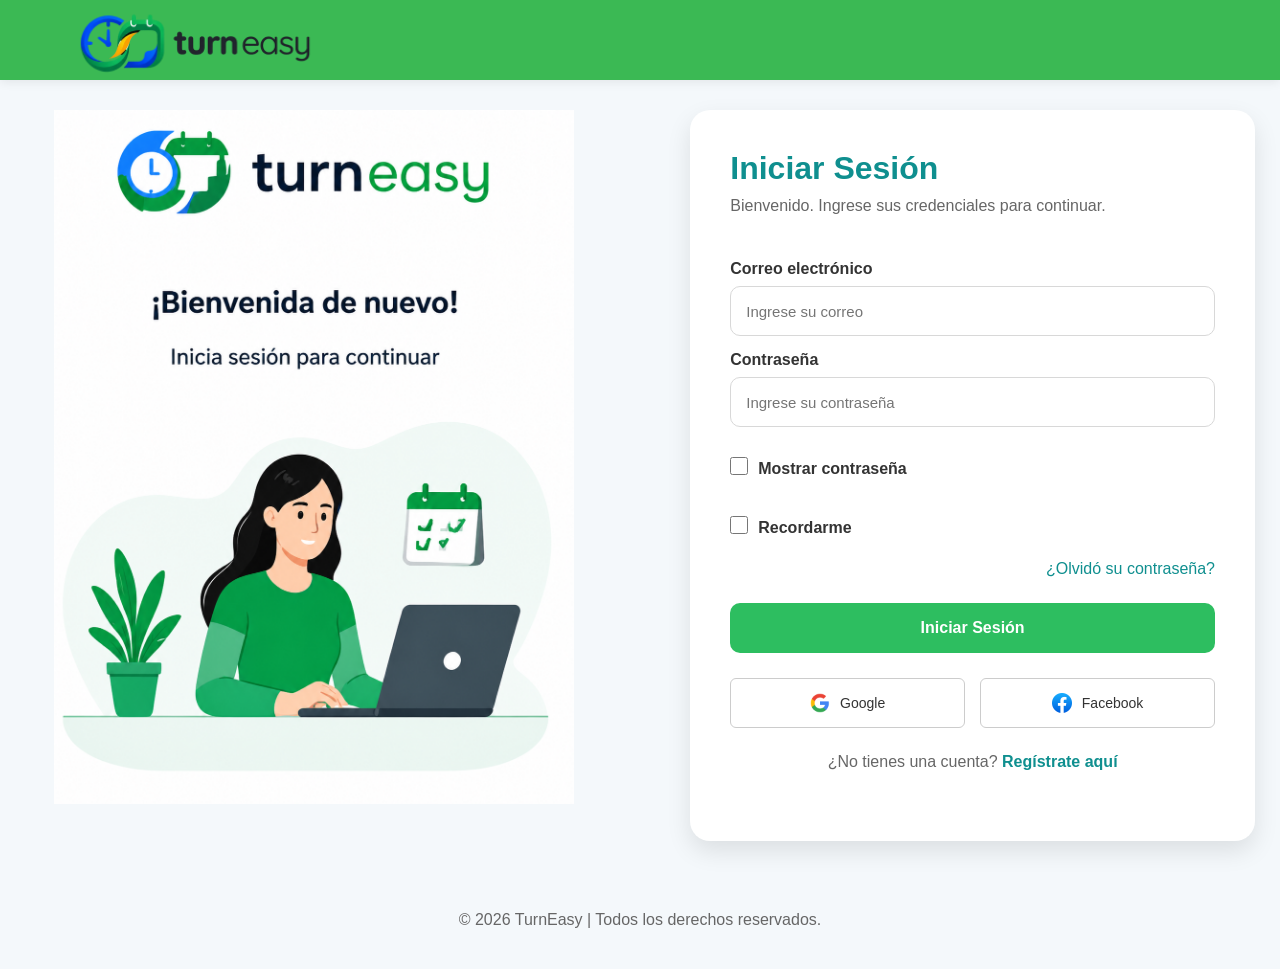
<file: index.html>
<!DOCTYPE html>
<html lang="es">

<head>

    <meta charset="UTF-8">

    <meta name="viewport" content="width=device-width, initial-scale=1.0">

    <title>TurnEasy | Iniciar Sesión</title>

    <link rel="stylesheet" href="css/estilos.css">

</head>

<body>

   

    <header class="encabezado">

        <div class="logo">

            <img src="img/logo.png" alt="TurnEasy" class="logo-img">
        </div>

    </header>


    

    <main class="contenedor-principal">


       
        <section class="imagen-login">

            <img src="img/login.png" alt="Imagen Login">

        </section>


       

        <section class="formulario-login">

            <h2>Iniciar Sesión</h2>

            <p>

                Bienvenido.

                Ingrese sus credenciales para continuar.

            </p>

            <form id="login">

                <!-- Correo -->

                <label for="correo">

                    Correo electrónico

                </label>

                <input
                    type="email"
                    id="correo"
                    name="correo"
                    placeholder="Ingrese su correo">


                <!-- Contraseña -->

                <label for="password">

                    Contraseña

                </label>

                <input
                    type="password"
                    id="password"
                    name="password"
                    placeholder="Ingrese su contraseña">


                <!-- Mostrar contraseña -->

                <div class="mostrar">

                    <input
                        type="checkbox"
                        id="mostrarPassword">

                    <label for="mostrarPassword">

                        Mostrar contraseña

                    </label>

                </div>


                <!-- Recordarme -->

                <div class="recordar">

                    <input
                        type="checkbox"
                        id="recordar">

                    <label for="recordar">

                        Recordarme

                    </label>

                </div>


                <!-- Olvidó contraseña -->

                <div class="olvido">

                    <a href="#">

                        ¿Olvidó su contraseña?

                    </a>

                </div>


                <!-- Botón -->

                <button type="submit">

                    Iniciar Sesión

                </button>


                <!-- Redes -->

                <div class="redes">

                    <button type="button" class="btn-social">
                        
                        <img src="img/google.png" alt="Google" class="icon-social">

                        Google

                    </button>

                    <button type="button" class="btn-social">
                        
                        <img src="img/facebook.png" alt="Facebook" class="icon-social">


                        Facebook

                    </button>

                </div>


                <!-- Registro -->

                <div class="registro">

                    <p>

                        ¿No tienes una cuenta?

                        <a href="registro.html">

                            Regístrate aquí

                        </a>

                    </p>

                </div>

            </form>

        </section>

    </main>


    

    <footer>

        <p>

            © 2026 TurnEasy | Todos los derechos reservados.

        </p>

    </footer>


    <script src="js/script.js"></script>

</body>

</html>
</file>
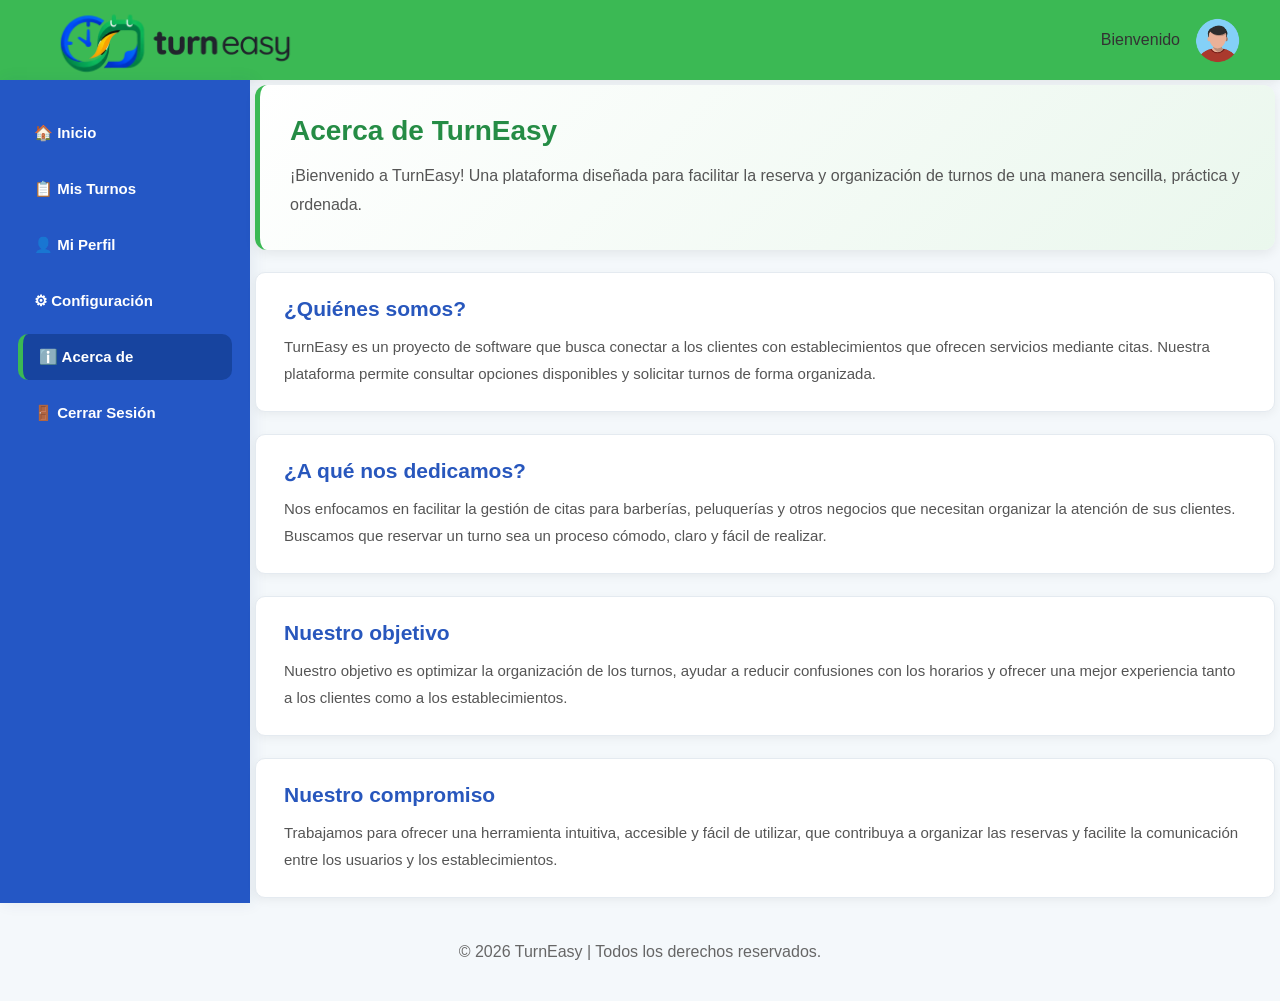
<file: acerca.html>
<!DOCTYPE html>
<html lang="es">

<head>
    <meta charset="UTF-8">
    <meta name="viewport" content="width=device-width, initial-scale=1.0">

    <title>TurnEasy | Acerca de</title>

    <link rel="stylesheet" href="css/estilos.css">
</head>

<body>

    <!-- ENCABEZADO -->

    <header class="header-home">

        <div class="logo">

            <img src="img/logo.png" alt="TurnEasy" class="logo-img">

        </div>

        <div class="usuario">

            <span id="nombreUsuario">Bienvenido</span>

            <img src="img/avatar.png" alt="Usuario">

        </div>

    </header>

    <!-- CONTENEDOR PRINCIPAL -->
    <div class="contenedor-home">

        <!-- MENU LATERAL -->

        <aside class="menu-lateral">

            <ul>

                <li>
                    <a href="home.html">🏠 Inicio</a>
                </li>

                <li>
                    <a href="turnos.html">📋 Mis Turnos</a>
                </li>

                <li>
                    <a href="perfil.html">👤 Mi Perfil</a>
                </li>

                <li>
                    <a href="configuracion.html">⚙ Configuración</a>
                </li>

                <li>
                    <a href="acerca.html" class="activo">ℹ️ Acerca de</a>
                </li>

                <li>
                    <a href="#" onclick="cerrarSesion()">🚪 Cerrar Sesión</a>
                </li>

            </ul>

        </aside>

        <!-- CONTENIDO ACERCA DE -->
        <main class="acerca">

            <section class="acerca-portada">
                <h2>Acerca de TurnEasy</h2>

                <p>
                    ¡Bienvenido a TurnEasy! Una plataforma diseñada
                    para facilitar la reserva y organización de turnos
                    de una manera sencilla, práctica y ordenada.
                </p>
            </section>

            <section class="acerca-tarjeta">
                <h2>¿Quiénes somos?</h2>

                <p>
                    TurnEasy es un proyecto de software que busca
                    conectar a los clientes con establecimientos
                    que ofrecen servicios mediante citas.
                    Nuestra plataforma permite consultar opciones
                    disponibles y solicitar turnos de forma organizada.
                </p>
            </section>

            <section class="acerca-tarjeta">
                <h2>¿A qué nos dedicamos?</h2>

                <p>
                    Nos enfocamos en facilitar la gestión de citas
                    para barberías, peluquerías y otros negocios
                    que necesitan organizar la atención de sus clientes.
                    Buscamos que reservar un turno sea un proceso
                    cómodo, claro y fácil de realizar.
                </p>
            </section>

            <section class="acerca-tarjeta">
                <h2>Nuestro objetivo</h2>

                <p>
                    Nuestro objetivo es optimizar la organización
                    de los turnos, ayudar a reducir confusiones con
                    los horarios y ofrecer una mejor experiencia
                    tanto a los clientes como a los establecimientos.
                </p>
            </section>

            <section class="acerca-tarjeta">
                <h2>Nuestro compromiso</h2>

                <p>
                    Trabajamos para ofrecer una herramienta intuitiva,
                    accesible y fácil de utilizar, que contribuya
                    a organizar las reservas y facilite la comunicación
                    entre los usuarios y los establecimientos.
                </p>
            </section>

        </main>

    </div>

    <!-- PIE DE PÁGINA -->

    <footer>

        <p>
            © 2026 TurnEasy | Todos los derechos reservados.
        </p>

    </footer>

    <!-- JAVASCRIPT -->
    <script src="js/script.js"></script>

</body>
</html>
</file>
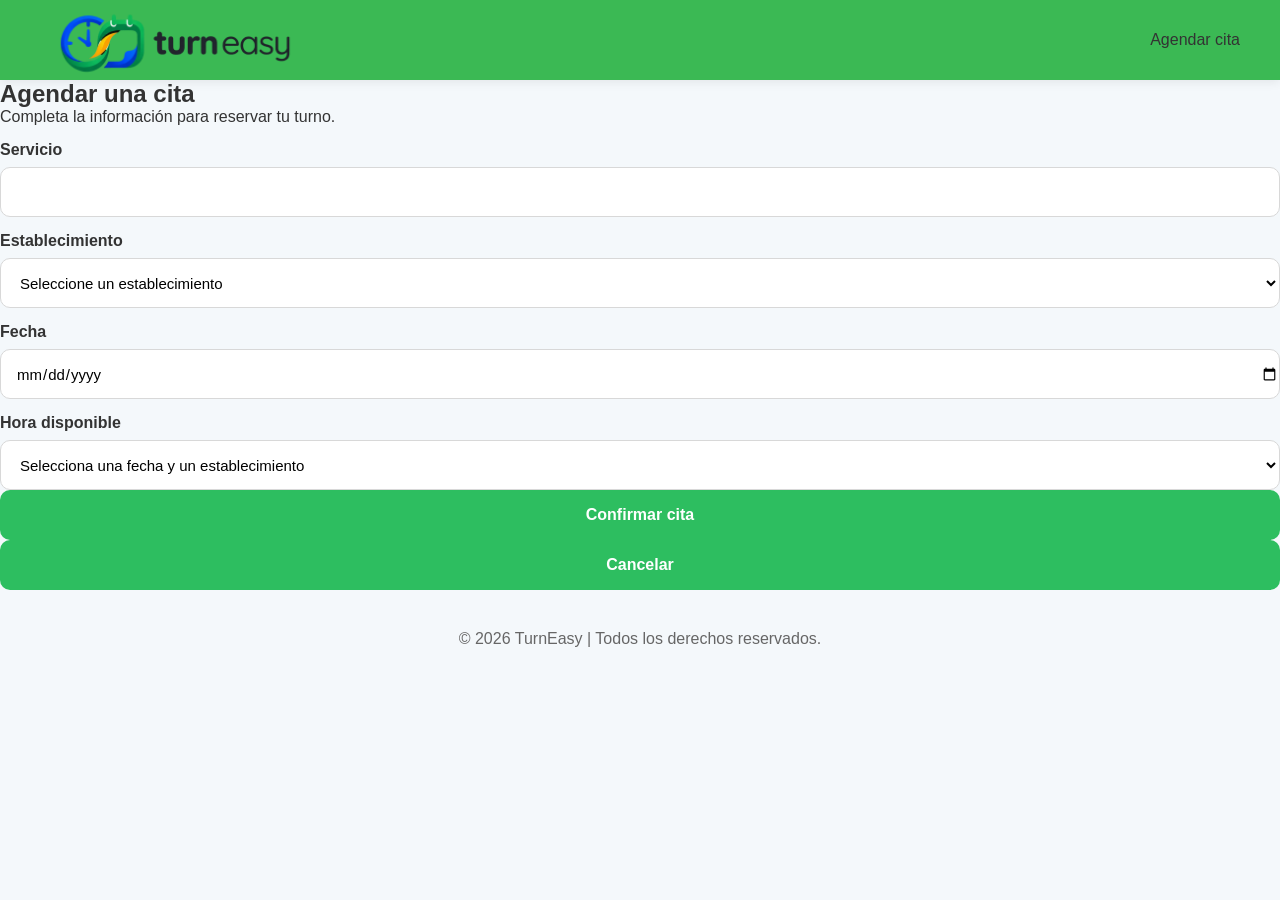
<file: agendar.html>
<!DOCTYPE html>
<html lang="es">

<head>

    <meta charset="UTF-8">

    <meta name="viewport"
          content="width=device-width, initial-scale=1.0">

    <title>TurnEasy | Agendar Cita</title>

    <link rel="stylesheet"
          href="css/estilos.css">

</head>

<body>

    <!-- ENCABEZADO -->

    <header class="header-home">

        <div class="logo">

            <img src="img/logo.png" alt="TurnEasy" class="logo-img">

        </div>

        <div class="usuario">

            <span>Agendar cita</span>

        </div>

    </header>


    <!-- CONTENIDO -->

    <main class="formulario-cita">

        <h2>Agendar una cita</h2>

        <p>
            Completa la información para reservar tu turno.
        </p>


        <form id="formularioCita">


            <!-- SERVICIO -->

            <div class="campo">

                <label for="servicio">
                    Servicio
                </label>

                <input
                    type="text"
                    id="servicio"
                    readonly>

            </div>


            <!-- ESTABLECIMIENTO -->

            <div class="campo">

                <label for="establecimiento">
                    Establecimiento
                </label>

                <select id="establecimiento">

                    <option value="">
                        Seleccione un establecimiento
                    </option>

                    <option value="TurnEasy Centro">
                        TurnEasy Centro
                    </option>

                    <option value="Belleza y Estilo">
                        Belleza y Estilo
                    </option>

                    <option value="Zona Premium">
                        Zona Premium
                    </option>

                </select>

            </div>


            <!-- FECHA -->

            <div class="campo">

                <label for="fechaCita">
                    Fecha
                </label>

                <input
                    type="date"
                    id="fechaCita"
                    name="fechaCita"
                    required>

            </div>


            <!-- HORA -->

            <div class="campo">

                <label for="horaCita">
                    Hora disponible
                </label>

                <select id="horaCita" name="horaCita" required>
                    <option value="">
                        Selecciona una fecha y un establecimiento
                    </option>
                </select>
                
            </div>


            <!-- BOTONES -->

            <button type="submit">

                Confirmar cita

            </button>


            <button
                type="button"
                onclick="window.location.href='home.html'">

                Cancelar

            </button>


        </form>

    </main>


    <footer>

        <p>
            © 2026 TurnEasy | Todos los derechos reservados.
        </p>

    </footer>


    <script src="js/script.js"></script>

</body>

</html>
</file>
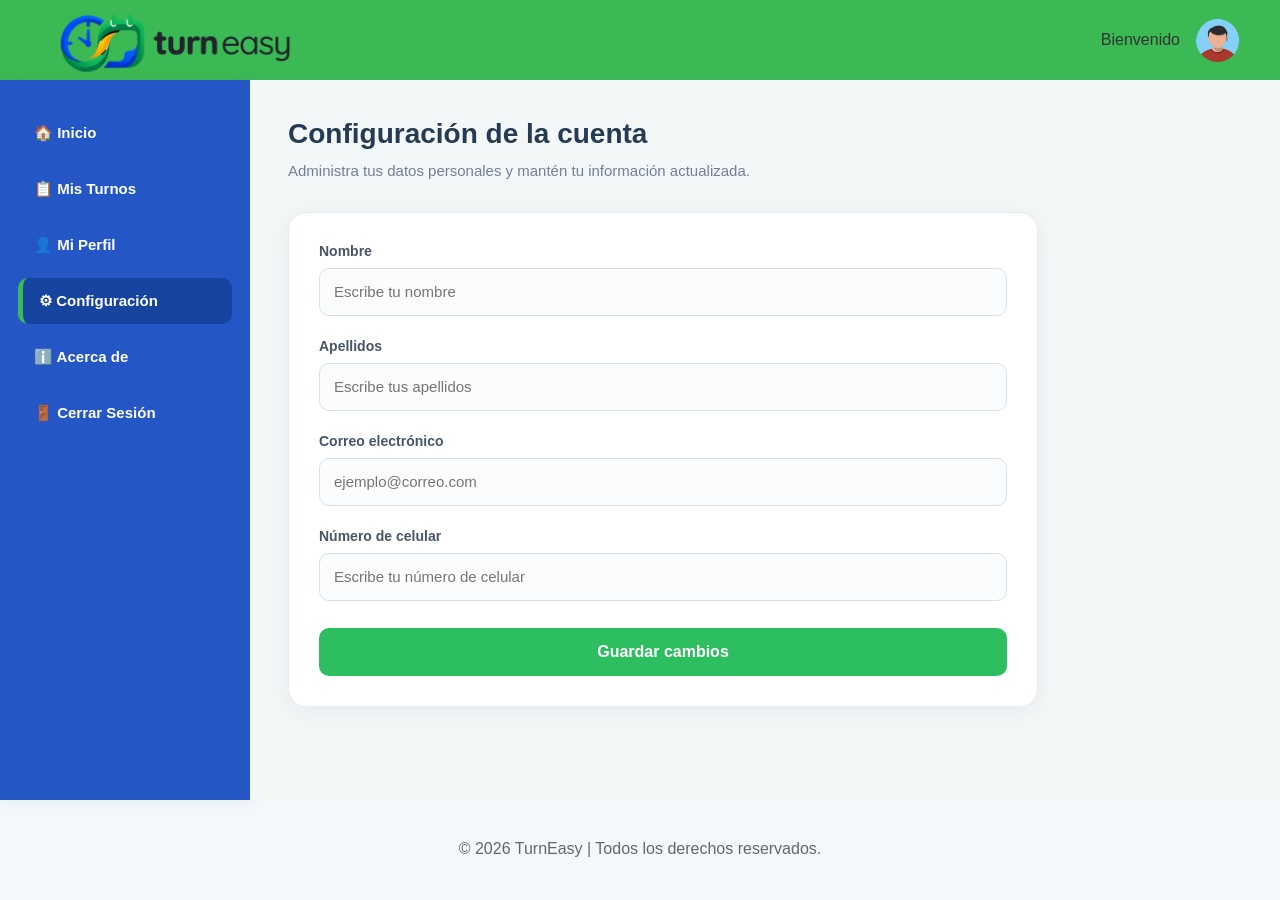
<file: configuracion.html>
<!DOCTYPE html>
<html lang="es">
<head>
    <meta charset="UTF-8">
    <meta name="viewport" content="width=device-width, initial-scale=1.0">
    <title>TurnEasy | Configuración</title>
    <link rel="stylesheet" href="css/estilos.css">
</head>

<body>

    <header class="header-home">
        <div class="logo">
            <img src="img/logo.png" alt="Logo TurnEasy" class="logo-img">
        </div>

        <div class="usuario">
            <span id="nombreUsuario">Bienvenido</span>
            <img src="img/avatar.png" alt="Avatar del usuario">
        </div>
    </header>

    <div class="contenedor-home">

        <!-- MENU LATERAL -->

        <aside class="menu-lateral">

            <ul>

                <li>
                    <a href="home.html">🏠 Inicio</a>
                </li>

                <li>
                    <a href="turnos.html">📋 Mis Turnos</a>
                </li>

                <li>
                    <a href="perfil.html">👤 Mi Perfil</a>
                </li>

                <li>
                    <a href="configuracion.html" class="activo">⚙ Configuración</a>
                </li>

                <li>
                    <a href="acerca.html">ℹ️ Acerca de</a>
                
                </li>

                    <a href="#" onclick="cerrarSesion()">🚪 Cerrar Sesión</a>

                </li>
            </ul>
        </aside>

        <main class="configuracion">

            <h2>Configuración de la cuenta</h2>
            <p>Administra tus datos personales y mantén tu información actualizada.</p>

            <form id="formularioConfiguracion">

                <div class="campo">
                    <label for="configNombre">Nombre</label>
                    <input
                        type="text"
                        id="configNombre"
                        placeholder="Escribe tu nombre"
                        autocomplete="given-name"
                        required
                    >
                </div>

                <div class="campo">
                    <label for="configApellido">Apellidos</label>
                    <input
                        type="text"
                        id="configApellido"
                        placeholder="Escribe tus apellidos"
                        autocomplete="family-name"
                        required
                    >
                </div>

                <div class="campo">
                    <label for="configCorreo">Correo electrónico</label>
                    <input
                        type="email"
                        id="configCorreo"
                        placeholder="ejemplo@correo.com"
                        autocomplete="email"
                        required
                    >
                </div>

                
                <div class="campo">
                    <label for="configCelular">Número de celular</label>

                    <input
                      type="tel"
                      id="configCelular"
                      placeholder="Escribe tu número de celular"
                      autocomplete="tel"
                      required
                    >
                </div>


                <button type="submit">Guardar cambios</button>

            </form>

        </main>

    </div>

    <footer>
        <p>© 2026 TurnEasy | Todos los derechos reservados.</p>
    </footer>

    <script src="js/script.js"></script>

</body>
</html>
</file>
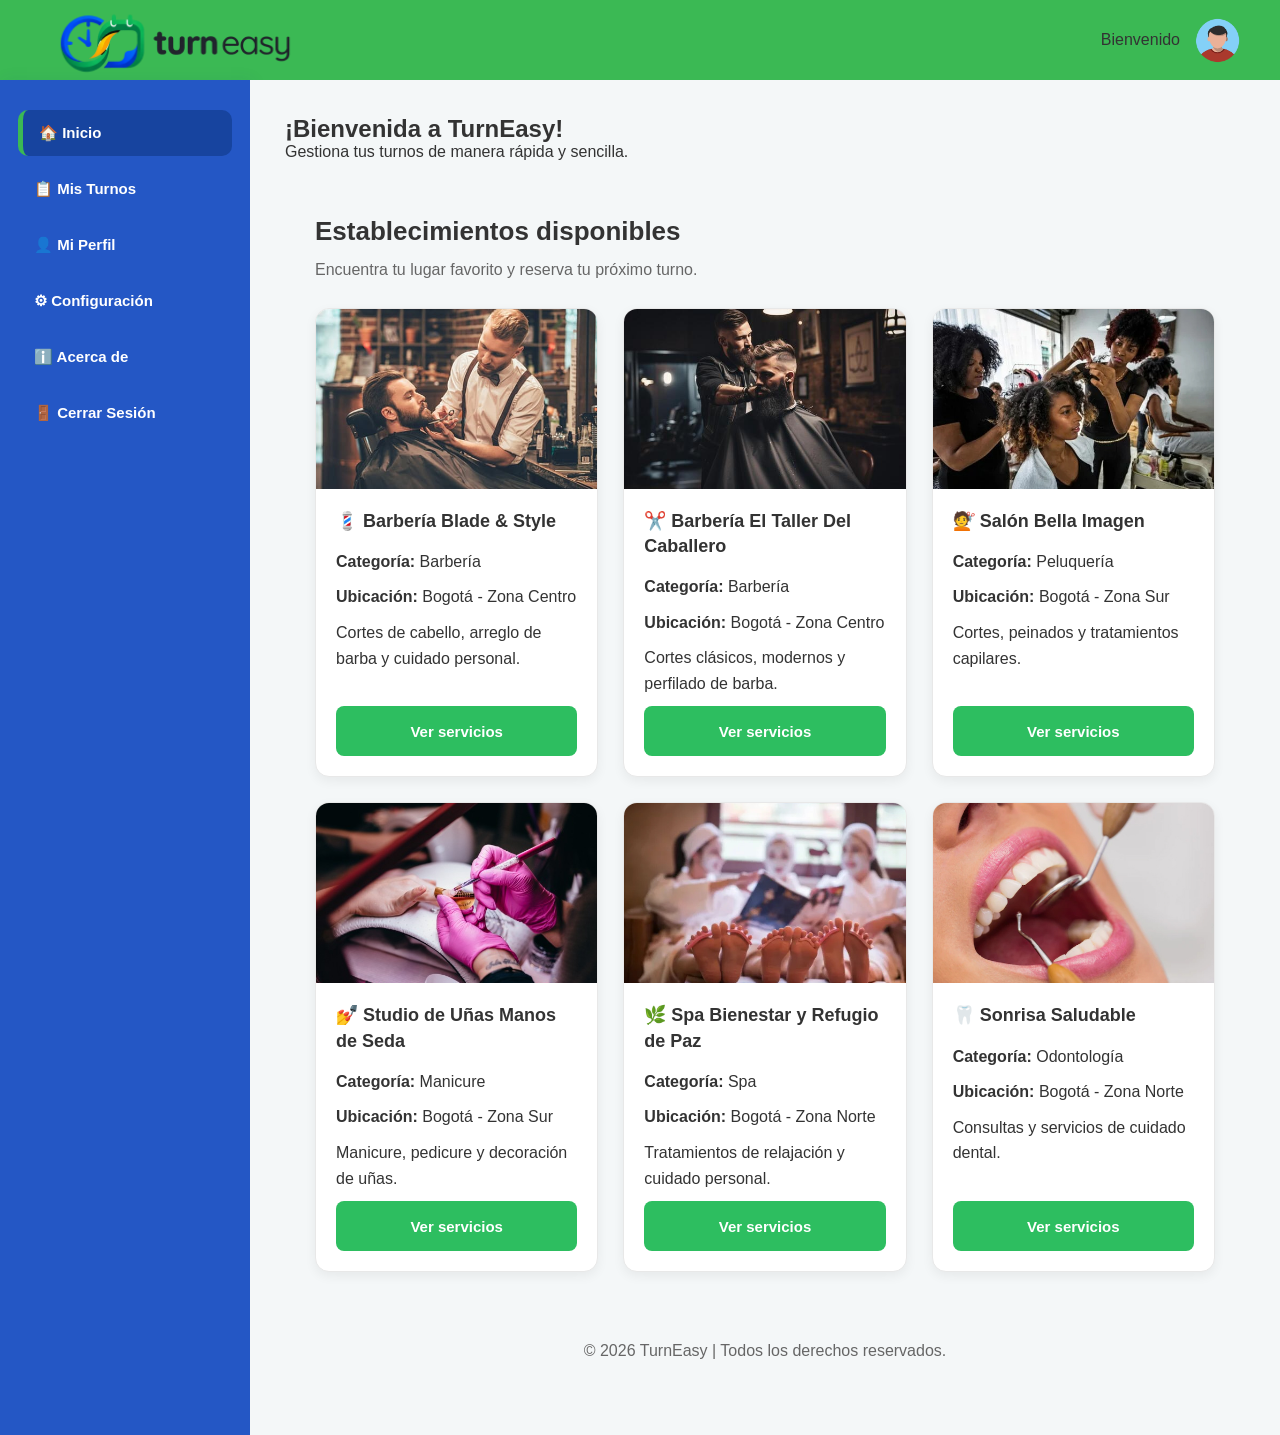
<file: home.html>
<!DOCTYPE html>
<html lang="es">

<head>

    <meta charset="UTF-8">

    <meta name="viewport" content="width=device-width, initial-scale=1.0">

    <title>TurnEasy | Página Principal</title>

    <link rel="stylesheet" href="css/estilos.css">

</head>

<body>

    <!-- ENCABEZADO -->

    <header class="header-home">

        <div class="logo">

            <img src="img/logo.png" alt="TurnEasy" class="logo-img">

        </div>

        <div class="usuario">

            <span id="nombreUsuario">Bienvenido</span>

            <img src="img/avatar.png" alt="Usuario">

        </div>

    </header>


    <!-- CONTENEDOR -->

    <div class="contenedor-home">


        <!-- MENU LATERAL -->

        <aside class="menu-lateral">

            <ul>

                <li>
                    <a href="home.html" class="activo">🏠 Inicio</a>
                </li>

                <li>
                    <a href="turnos.html">📋 Mis Turnos</a>
                </li>

                <li>
                    <a href="perfil.html">👤 Mi Perfil</a>
                </li>

                <li>
                    <a href="configuracion.html">⚙ Configuración</a>
                </li>

                <li>
                    <a href="acerca.html">ℹ️ Acerca de</a>
                </li>

                    <a href="#" onclick="cerrarSesion()">🚪 Cerrar Sesión</a>

                </li>

            </ul>

        </aside>


        <!-- CONTENIDO PRINCIPAL -->

        <main class="contenido">


            <!-- BIENVENIDA -->

            <section class="bienvenida">

                <h2>¡Bienvenida a TurnEasy!</h2>

                <p>
                    Gestiona tus turnos de manera rápida y sencilla.
                </p>

            </section>


           
<!-- CATÁLOGO DE ESTABLECIMIENTOS -->

<section class="servicios" id="servicios">

    <h2>Establecimientos disponibles</h2>

    <p>
        Encuentra tu lugar favorito y reserva tu próximo turno.
    </p>

    <div class="servicios-grid">

        <!-- ESTABLECIMIENTO 1 -->

        <div class="servicio-card">

            <img src="img/barberiablade.jpg"
                 alt="Interior de una barbería">

            <div class="servicio-info">

                <h3>💈 Barbería Blade & Style</h3>

                <p><strong>Categoría:</strong> Barbería</p>

                <p><strong>Ubicación:</strong> Bogotá - Zona Centro</p>

                <p>
                    Cortes de cabello, arreglo de barba
                    y cuidado personal.
                </p>

                <button type="button"
                    onclick="seleccionarEstablecimiento('Barbería El Estilo', 'Barbería')">
                    Ver servicios
                </button>

            </div>

        </div>


        <!-- ESTABLECIMIENTO 2 -->

        <div class="servicio-card">

            <img src="img/barberiataller.jpg"
                 alt="Barbería moderna">

            <div class="servicio-info">

                <h3>✂️ Barbería El Taller Del Caballero</h3>

                <p><strong>Categoría:</strong> Barbería</p>

                <p><strong>Ubicación:</strong> Bogotá - Zona Centro</p>

                <p>
                    Cortes clásicos, modernos y perfilado
                    de barba.
                </p>

                <button type="button"
                    onclick="seleccionarEstablecimiento('Barbería Central', 'Barbería')">
                    Ver servicios
                </button>

            </div>

        </div>


        <!-- ESTABLECIMIENTO 3 -->

        <div class="servicio-card">

            <img src="img/peluqueria.jpg"
                 alt="Salón de peluquería">

            <div class="servicio-info">

                <h3>💇 Salón Bella Imagen</h3>

                <p><strong>Categoría:</strong> Peluquería</p>

                <p><strong>Ubicación:</strong> Bogotá - Zona Sur</p>

                <p>
                    Cortes, peinados y tratamientos
                    capilares.
                </p>

                <button type="button"
                    onclick="seleccionarEstablecimiento('Salón Bella Imagen', 'Peluquería')">
                    Ver servicios
                </button>

            </div>

        </div>


        <!-- ESTABLECIMIENTO 4 -->

        <div class="servicio-card">

            <img src="img/manicure.jpg"
                 alt="Estudio de manicure">

            <div class="servicio-info">

                <h3>💅 Studio de Uñas Manos de Seda</h3>

                <p><strong>Categoría:</strong> Manicure</p>

                <p><strong>Ubicación:</strong> Bogotá - Zona Sur</p>

                <p>
                    Manicure, pedicure y decoración
                    de uñas.
                </p>

                <button type="button"
                    onclick="seleccionarEstablecimiento('Studio de Uñas', 'Manicure')">
                    Ver servicios
                </button>

            </div>

        </div>


        <!-- ESTABLECIMIENTO 5 -->

        <div class="servicio-card">

            <img src="img/spa.jpg"
                 alt="Centro de spa">

            <div class="servicio-info">

                <h3>🌿 Spa Bienestar y Refugio de Paz</h3>

                <p><strong>Categoría:</strong> Spa</p>

                <p><strong>Ubicación:</strong> Bogotá - Zona Norte</p>

                <p>
                    Tratamientos de relajación y cuidado
                    personal.
                </p>

                <button type="button"
                    onclick="seleccionarEstablecimiento('Spa Bienestar', 'Spa')">
                    Ver servicios
                </button>

            </div>

        </div>


        <!-- ESTABLECIMIENTO 6 -->

        <div class="servicio-card">

            <img src="img/odontologia.jpg"
                 alt="Consultorio odontológico">

            <div class="servicio-info">

                <h3>🦷 Sonrisa Saludable</h3>

                <p><strong>Categoría:</strong> Odontología</p>

                <p><strong>Ubicación:</strong> Bogotá - Zona Norte</p>

                <p>
                    Consultas y servicios de cuidado dental.
                </p>

                <button type="button"
                    onclick="seleccionarEstablecimiento('Sonrisa Saludable', 'Odontología')">
                    Ver servicios
                </button>

            </div>

        </div>

    </div>

</section>




    <!-- PIE DE PÁGINA -->

    <footer>

        <p>
            © 2026 TurnEasy | Todos los derechos reservados.
        </p>

    </footer>


    <!-- JAVASCRIPT -->

    <script src="js/script.js"></script>

</body>

</html>
</file>
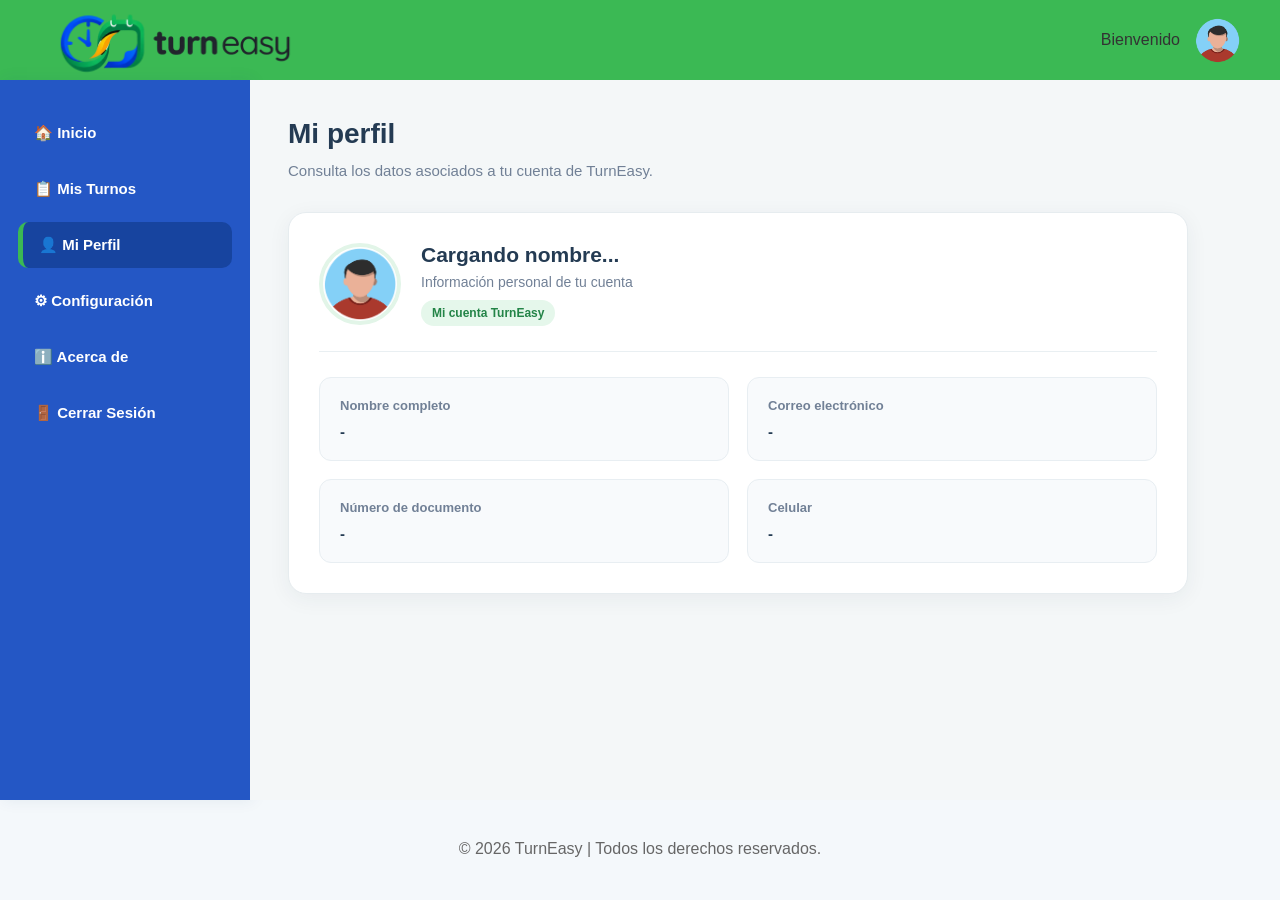
<file: perfil.html>
<!DOCTYPE html>
<html lang="es">
<head>
    <meta charset="UTF-8">
    <meta name="viewport" content="width=device-width, initial-scale=1.0">
    <title>TurnEasy | Mi Perfil</title>
    <link rel="stylesheet" href="css/estilos.css">
</head>

<body>

    <header class="header-home">
        <div class="logo">
            <img src="img/logo.png" alt="Logo TurnEasy" class="logo-img">
        </div>

        <div class="usuario">
            <span id="nombreUsuario">Bienvenido</span>
            <img src="img/avatar.png" alt="Avatar del usuario">
        </div>
    </header>

    <div class="contenedor-home">

        <!-- MENU LATERAL -->

        <aside class="menu-lateral">

            <ul>

                <li>
                    <a href="home.html">🏠 Inicio</a>
                </li>

                <li>
                    <a href="turnos.html">📋 Mis Turnos</a>
                </li>

                <li>
                    <a href="perfil.html" class="activo">👤 Mi Perfil</a>
                </li>

                <li>
                    <a href="configuracion.html">⚙ Configuración</a>
                </li>

                <li>
                    <a href="acerca.html">ℹ️ Acerca de</a>
                </li>

                    <a href="#" onclick="cerrarSesion()">🚪 Cerrar Sesión</a>

                </li>
            </ul>
        </aside>

        <main class="perfil">
            <h2>Mi perfil</h2>
            <p>Consulta los datos asociados a tu cuenta de TurnEasy.</p>

            <section class="perfil-contenedor">

                <div class="perfil-encabezado">
                    <img
                        src="img/avatar.png"
                        alt="Avatar del usuario"
                        class="perfil-avatar"
                    >

                    <div>
                        <h3 id="perfilNombre">Cargando nombre...</h3>
                        <p>Información personal de tu cuenta</p>
                        <span class="perfil-etiqueta">Mi cuenta TurnEasy</span>
                    </div>
                </div>

                <div class="perfil-datos">

                    <div class="dato-perfil">
                        <strong>Nombre completo</strong>
                        <span id="perfilNombreDetalle">-</span>
                    </div>

                    <div class="dato-perfil">
                        <strong>Correo electrónico</strong>
                        <span id="perfilCorreo">-</span>
                    </div>

                    <div class="dato-perfil">
                        <strong>Número de documento</strong>
                        <span id="perfilDocumento">-</span>
                    </div>

                    <div class="dato-perfil">
                        <strong>Celular</strong>
                        <span id="perfilCelular">-</span>
                    </div>

                </div>
            </section>
        </main>

    </div>

    <footer>
        <p>© 2026 TurnEasy | Todos los derechos reservados.</p>
    </footer>

    <script src="js/script.js"></script>

</body>
</html>
</file>
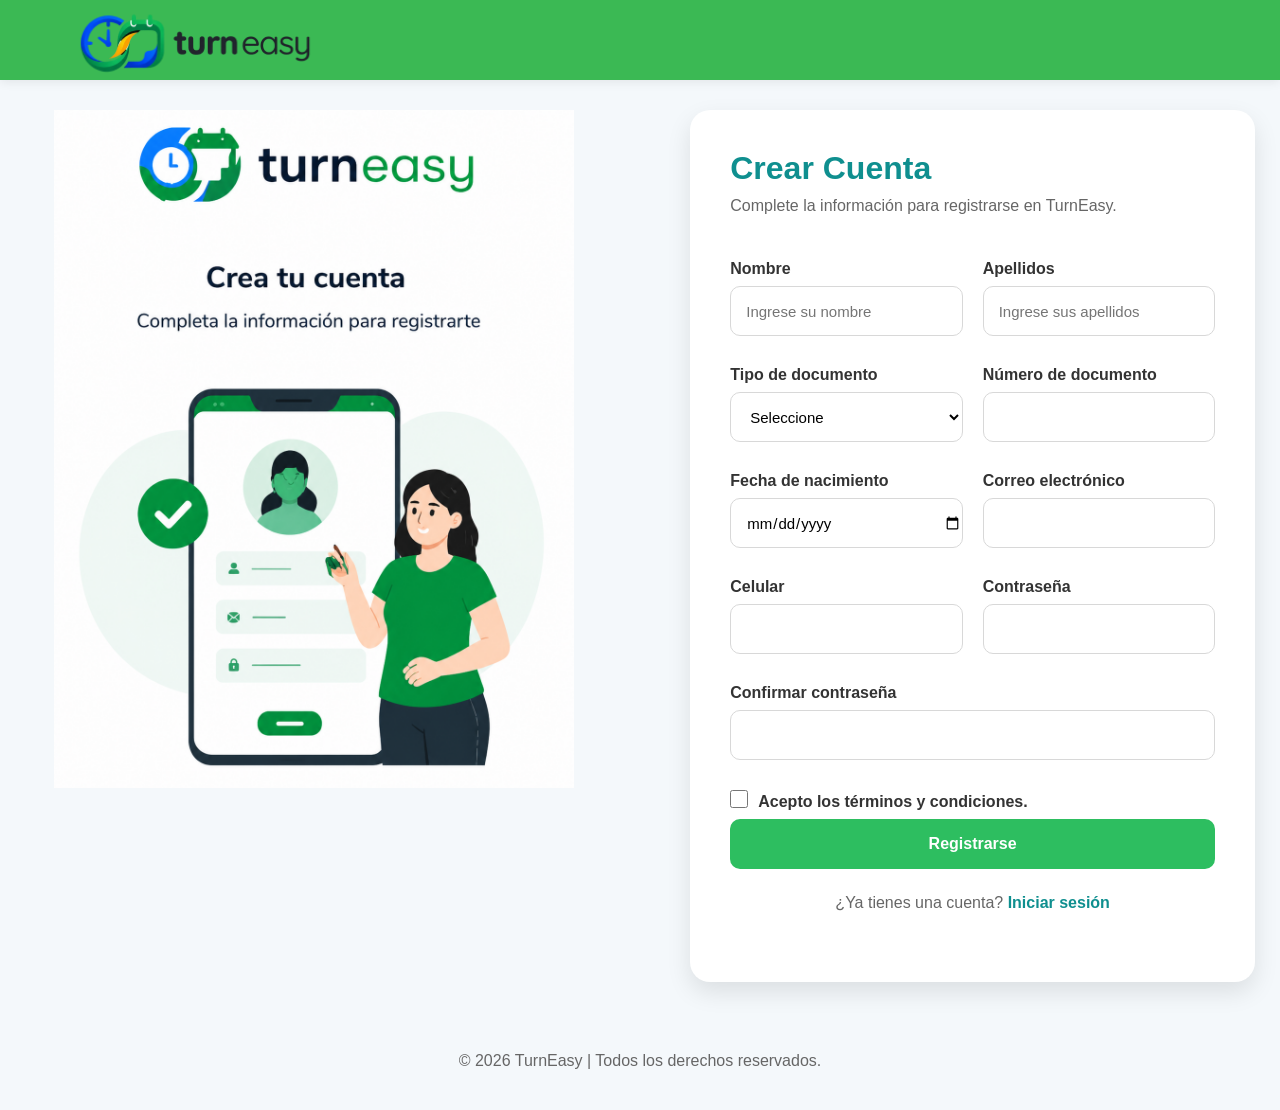
<file: registro.html>
<!DOCTYPE html>
<html lang="es">

<head>

    <meta charset="UTF-8">

    <meta name="viewport" content="width=device-width, initial-scale=1.0">

    <title>TurnEasy | Registro</title>

    <link rel="stylesheet" href="css/estilos.css">

</head>

<body>

    

    <header class="encabezado">

        <div class="logo">

            <img src="img/logo.png" alt="TurnEasy" class="logo-img">

        </div>

    </header>

   

    <main class="contenedor-principal">

        <!-- Imagen -->

        <section class="imagen-login">

            <img src="img/registro.png" alt="Registro">

        </section>

        <!-- Formulario -->

        <section class="formulario-login">

            <h2>Crear Cuenta</h2>

            <p>
                Complete la información para registrarse en TurnEasy.
            </p>

            <form id="registro">

                <div class="fila">

                    <div class="campo">

                        <label for="nombre">Nombre</label>

                        <input
                            type="text"
                            id="nombre"
                            placeholder="Ingrese su nombre">

                    </div>

                    <div class="campo">

                        <label for="apellido">Apellidos</label>

                        <input
                            type="text"
                            id="apellido"
                            placeholder="Ingrese sus apellidos">

                    </div>

                </div>

                <div class="fila">

                    <div class="campo">

                        <label for="tipoDocumento">

                            Tipo de documento

                        </label>

                        <select id="tipoDocumento">

                            <option>Seleccione</option>

                            <option>Cédula de Ciudadanía</option>

                            <option>Tarjeta de Identidad</option>

                            <option>Cédula de Extranjería</option>

                            <option>Pasaporte</option>

                        </select>

                    </div>

                    <div class="campo">

                        <label for="documento">

                            Número de documento

                        </label>

                        <input
                            type="number"
                            id="documento">

                    </div>

                </div>

                <div class="fila">

                    <div class="campo">

                        <label for="fecha">

                            Fecha de nacimiento

                        </label>

                        <input
                            type="date"
                            id="fecha"
                            name="fecha"
                            required>
                        

                    </div>

                    <div class="campo">

                        <label for="correo">

                            Correo electrónico

                        </label>

                        <input
                            type="email"
                            id="correo">

                    </div>

                </div>

                <div class="fila">

                    <div class="campo">

                        <label for="celular">

                            Celular

                        </label>

                        <input
                            type="tel"
                            id="celular">

                    </div>

                    <div class="campo">

                        <label for="password">

                            Contraseña

                        </label>

                        <input
                            type="password"
                            id="password">

                    </div>

                </div>

                <label for="confirmar">

                    Confirmar contraseña

                </label>

                <input
                    type="password"
                    id="confirmar">

                <div class="recordar">

                    <input
                        type="checkbox"
                        id="terminos">

                    <label for="terminos">

                        Acepto los términos y condiciones.

                    </label>

                </div>

                <button type="submit">

                    Registrarse

                </button>

                <div class="registro">

                    <p>

                        ¿Ya tienes una cuenta?

                        <a href="index.html">

                            Iniciar sesión

                        </a>

                    </p>

                </div>

            </form>

        </section>

    </main>

    <footer>

        <p>

            © 2026 TurnEasy | Todos los derechos reservados.

        </p>

    </footer>

    <script src="js/script.js"></script>

</body>

</html>
</file>
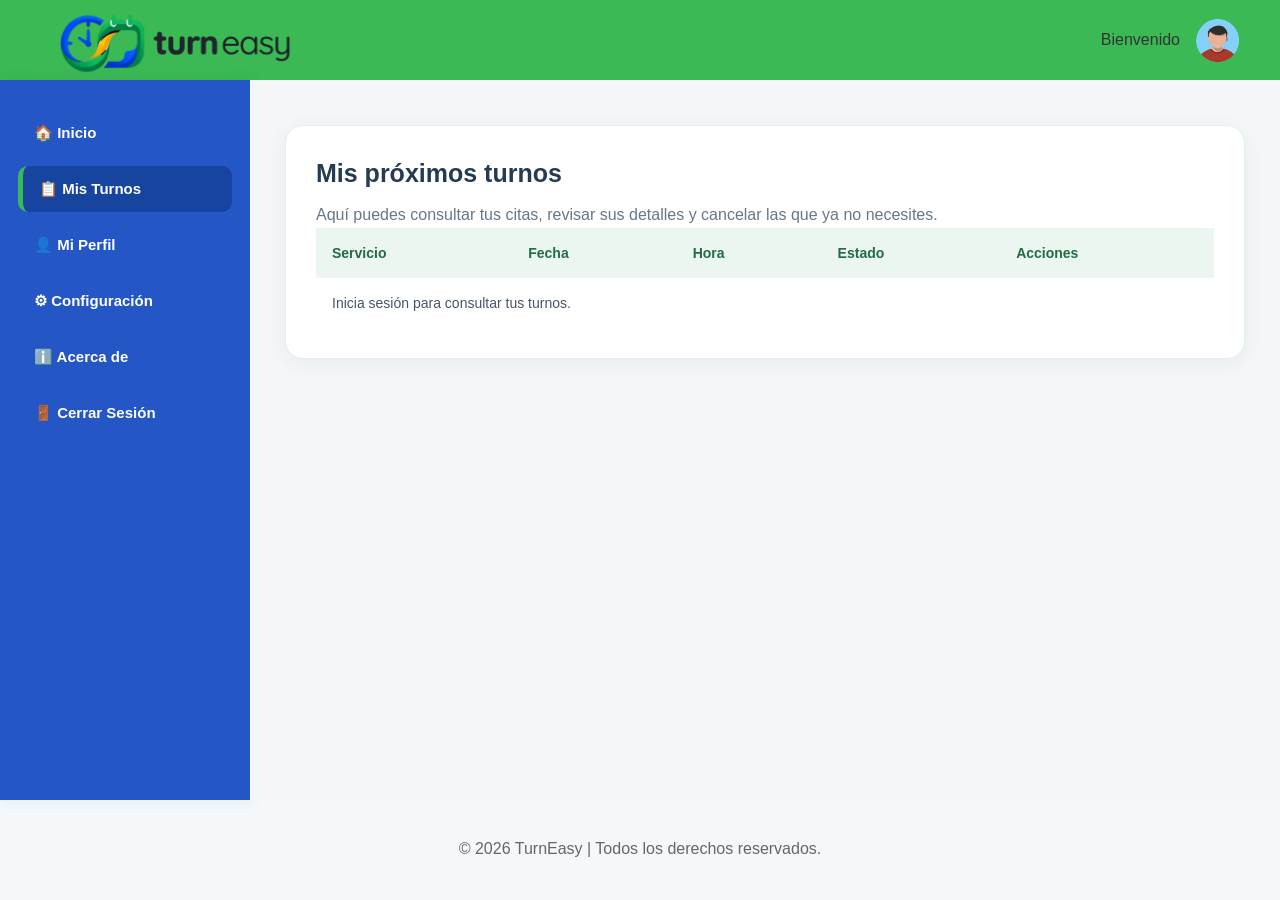
<file: turnos.html>
<!DOCTYPE html>
<html lang="es">

<head>
    <meta charset="UTF-8">
    <meta name="viewport" content="width=device-width, initial-scale=1.0">

    <title>TurnEasy | Mis Turnos</title>

    <link rel="stylesheet" href="css/estilos.css">
</head>

<body>

    <!-- ENCABEZADO -->
    <header class="header-home">

        <div class="logo">
            <img src="img/logo.png" alt="Logo TurnEasy" class="logo-img">
        </div>

        <div class="usuario">
            <span id="nombreUsuario">Bienvenido</span>
            <img src="img/avatar.png" alt="Usuario">
        </div>

    </header>

    <!-- CONTENEDOR PRINCIPAL -->
    <div class="contenedor-home">

        <!-- MENU LATERAL -->

        <aside class="menu-lateral">

            <ul>

                <li>
                    <a href="home.html">🏠 Inicio</a>
                </li>

                <li>
                    <a href="turnos.html" class="activo">📋 Mis Turnos</a>
                </li>

                <li>
                    <a href="perfil.html">👤 Mi Perfil</a>
                </li>

                <li>
                    <a href="configuracion.html">⚙ Configuración</a>
                </li>

                <li>
                    <a href="acerca.html">ℹ️ Acerca de</a>
                </li>

                    <a href="#" onclick="cerrarSesion()">🚪 Cerrar Sesión</a>

                </li>
            </ul>

        </aside>

        <!-- CONTENIDO DE MIS TURNOS -->
        <main class="contenido">

            <section class="tabla" id="mis-turnos">

                <h2>Mis próximos turnos</h2>

                <p>
                    Aquí puedes consultar tus citas, revisar sus detalles
                    y cancelar las que ya no necesites.
                </p>

                <table>

                    <thead>
                        <tr>
                            <th>Servicio</th>
                            <th>Fecha</th>
                            <th>Hora</th>
                            <th>Estado</th>
                            <th>Acciones</th>
                        </tr>
                    </thead>

                    <tbody id="tablaTurnos">
                        <tr>
                            <td colspan="5">Cargando tus turnos...</td>
                        </tr>
                    </tbody>

                </table>

            </section>

        </main>

    </div>

    <!-- PIE DE PÁGINA -->
    <footer>
        <p>© 2026 TurnEasy | Todos los derechos reservados.</p>
    </footer>

    <!-- JAVASCRIPT DEL PROYECTO -->
    <script src="js/script.js"></script>

</body>

</html>
</file>
<file: css/estilos.css>
/*======================================
    ESTILOS GENERALES
=======================================*/

*{
    margin:0;
    padding:0;
    box-sizing:border-box;
    font-family:Arial, Helvetica, sans-serif;
}

body{

    background:#F4F8FB;
    color:#333;

}

/*======================================
    ENCABEZADO
=======================================*/

.encabezado{

    width:100%;
    height:80px;

    background:rgb(59, 185, 84);

    display:flex;
    align-items:center;

    padding:0 60px;

    box-shadow:0px 2px 10px rgba(0,0,0,.08);

}

.logo {
    display: flex;
    align-items: center;
}

.logo img {
    height: 145px; 
    width: auto;  
    display: block;
}

/*======================================
    CONTENEDOR PRINCIPAL
=======================================*/

.contenedor-principal{

    width:90%;
    max-width:1800px;

    margin:40px auto;

    display:flex;

    justify-content:space-between;

    align-items:center;

    gap:50px;

}

/*======================================
    IMAGEN IZQUIERDA
=======================================*/

.imagen-login{

    width:50%;

    display:flex;

    justify-content:center;

}

.imagen-login img{

    width:100%;
    max-width:520px;

}

/*======================================
    FORMULARIO
=======================================*/

.formulario-login{

    width:45%;

    background:white;

    padding:40px;

    border-radius:20px;

    box-shadow:0 10px 25px rgba(0,0,0,.10);

}

.formulario-login h2{

    font-size:32px;

    color:#0F8F8F;

    margin-bottom:10px;

}

.formulario-login p{

    color:#666;

    margin-bottom:30px;

}

/*======================================
    FORMULARIO
=======================================*/

form{

    display:flex;

    flex-direction:column;

}

form label{

    margin-bottom:8px;

    margin-top:15px;

    font-weight:bold;

}

form input{

    height:50px;

    border:1px solid #D8D8D8;

    border-radius:10px;

    padding-left:15px;

    font-size:15px;

    transition:.3s;

}

form input:focus{

    border:1px solid #16ca88;

    outline:none;

}

/*======================================
    CHECKBOX
=======================================*/

.mostrar,
.recordar{

    display:flex;

    align-items:center;

    gap:10px;

    margin-top:18px;

}

.mostrar input,
.recordar input{

    width:18px;

    height:18px;

}

/*======================================
    OLVIDÓ CONTRASEÑA
=======================================*/

.olvido{

    text-align:right;

    margin-top:15px;

    margin-bottom:25px;

}

.olvido a{

    color:#0F8F8F;

    text-decoration:none;

}

.olvido a:hover{

    text-decoration:underline;

}

/*======================================
    BOTÓN
=======================================*/

button{

    width:100%;

    height:50px;

    border:none;

    border-radius:10px;

    background:#2DBE60;

    color:white;

    font-size:16px;

    font-weight:bold;

    cursor:pointer;

    transition:.3s;

}

button:hover{

    background:#24964C;

}

/*======================================
    BOTONES GOOGLE Y FACEBOOK
=======================================*/

.redes{

    display:flex;

    gap:15px;

    margin-top:25px;

}

.redes button {

    flex: 1;

    display: flex;

    align-items: center;

    justify-content: center;

    gap: 10px;

    padding: 10px 15px;

    background: white;

    color: #333;

    border: 1px solid #CCCCCC;

    border-radius: 6px;

    font-size: 14px;

    font-weight: 500;

    cursor: pointer;

    transition: background 0.2s ease;

}

.redes button:hover{

    background:#EEEEEE;

}

.redes button img.icon-social,

.redes button img {
    
    width: 20px;

    height: 20px;

    object-fit: contain;

    display: block;

}

/*======================================
    REGISTRO
=======================================*/

.registro{

    text-align:center;

    margin-top:25px;

}

.registro a{

    color:#0F8F8F;

    text-decoration:none;

    font-weight:bold;

}

.registro a:hover{

    text-decoration:underline;

}

/*======================================
    FOOTER
=======================================*/

footer{

    text-align:center;

    margin:40px 0;

    color:#666;

}

/*======================================
    RESPONSIVE
=======================================*/

@media(max-width:900px){

.contenedor-principal{

    flex-direction:column;

}

.imagen-login{

    width:100%;

}

.formulario-login{

    width:100%;

}

.encabezado{

    justify-content:center;

}

}

/*==========================
    FORMULARIO REGISTRO
==========================*/

.fila{

    display:flex;

    gap:20px;

    margin-bottom:15px;

}

.campo{

    width:100%;

    display:flex;

    flex-direction:column;

}

select{

    height:50px;

    border:1px solid #D8D8D8;

    border-radius:10px;

    padding-left:15px;

    font-size:15px;

    background:white;

}

select:focus{

    border:1px solid #2DBE60;

    outline:none;

}

@media(max-width:900px){

.fila{

    flex-direction:column;

}

}

/*=====================================
        PAGINA PRINCIPAL
======================================*/

.header-home{

    background:rgb(59, 185, 84);

    display:flex;

    justify-content:space-between;

    align-items:center;

    height: 80px;

    padding:0px 40px;

    box-shadow:0 2px 10px rgba(0,0,0,.08);

}

.usuario{

    display:flex;

    align-items:center;

    gap:15px;

}

.usuario img{

    width:45px;

    height:45px;

    border-radius:50%;

}

.contenedor-home{

    display:flex;

    min-height:80vh;

}

/* MENU */

.menu-lateral{

    width:250px;

    background:#3962dd;

    padding:30px;

}

.menu-lateral ul{

    list-style:none;

}

.menu-lateral li{

    margin-bottom:20px;

}

.menu-lateral a{

    color:white;

    text-decoration:none;

    font-size:18px;

}

.menu-lateral a:hover{

    color:#FFD54F;

}

/* CONTENIDO */

.contenido{

    flex:1;

    padding:40px;

}

.cards{

    display:grid;

    grid-template-columns:repeat(2,1fr);

    gap:25px;

    margin-top:30px;

}

.card{

    background:white;

    padding:25px;

    border-radius:15px;

    box-shadow:0 5px 20px rgba(0,0,0,.08);

}

.card h3{

    color:#0F8F8F;

    margin-bottom:10px;

}

.card p{

    margin-bottom:20px;

}

/* TABLA */

.tabla{

    margin-top:50px;

}

table{

    width:100%;

    border-collapse:collapse;

    margin-top:20px;

    background:white;

}

th{

    background:#3962dd;

    color:white;

    padding:15px;

}

td{

    padding:15px;

    border-bottom:1px solid #ddd;

}

tr:hover{

    background:#F4F8FB;

}

/* RESPONSIVE */

@media(max-width:900px){

.contenedor-home{

    flex-direction:column;

}

.menu-lateral{

    width:100%;

}

.cards{

    grid-template-columns:1fr;

}

.header-home{

    flex-direction:column;

    gap:15px;

    text-align:center;

}

}




/* ==========================================
   CATÁLOGO DE ESTABLECIMIENTOS - TURNEASY
========================================== */

.servicios {
    width: 100%;
    padding: 30px;
    margin: 25px 0;
    box-sizing: border-box;
}

.servicios h2 {
    margin: 0 0 10px;
    font-size: 26px;
}

.servicios > p {
    margin-bottom: 25px;
    line-height: 1.6;
    color: #666;
}

/* Distribución automática de las tarjetas */
.servicios-grid {
    display: grid;
    grid-template-columns: repeat(3, minmax(0, 1fr));
    gap: 25px;
    align-items: stretch;
}

/* Tarjetas individuales */
.servicio-card {
    display: flex;
    flex-direction: column;
    min-width: 0;
    overflow: hidden;
    background: #ffffff;
    border: 1px solid #e8e8e8;
    border-radius: 14px;
    box-shadow: 0 4px 12px rgba(0, 0, 0, 0.06);
    transition: transform 0.2s ease,
                box-shadow 0.2s ease;
}

.servicio-card:hover {
    transform: translateY(-4px);
    box-shadow: 0 8px 20px rgba(0, 0, 0, 0.10);
}

/* Imágenes con tamaño uniforme */
.servicio-card > img {
    display: block;
    width: 100%;
    height: 180px;
    object-fit: cover;
}

/* Contenido de cada tarjeta */
.servicio-info {
    display: flex;
    flex-direction: column;
    align-items: flex-start;
    flex: 1;
    padding: 20px;
    gap: 10px;
}

.servicio-info h3 {
    margin: 0 0 5px;
    font-size: 18px;
    line-height: 1.4;
}

.servicio-info p {
    margin: 0;
    line-height: 1.6;
    overflow-wrap: anywhere;
}

/* Botones alineados en la parte inferior */
.servicio-info button {
    width: 100%;
    margin-top: auto;
    padding: 12px 16px;
    border: none;
    border-radius: 8px;
    background: #2DBE60;
    color: #ffffff;
    font-size: 15px;
    font-weight: 600;
    cursor: pointer;
    transition: background 0.2s ease;
}

.servicio-info button:hover {
    background: #208e47;
}

/* Portátiles y tabletas */
@media (max-width: 1000px) {
    .servicios-grid {
        grid-template-columns: repeat(2, minmax(0, 1fr));
        gap: 20px;
    }

    .servicios {
        padding: 20px;
    }
}

/* Celulares */
@media (max-width: 600px) {
    .servicios-grid {
        grid-template-columns: 1fr;
        gap: 18px;
    }

    .servicios {
        padding: 15px;
    }

    .servicio-card > img {
        height: 200px;
    }

    .servicio-info {
        padding: 18px;
    }
}


/* =========================================
   MEJORAS VISUALES - TURNEASY
   TURNOS, PERFIL Y CONFIGURACION
========================================= */

/* Fondo y contenido principal */
.contenido {
    flex: 1;
    min-width: 0;
    padding: 35px;
    background: #F4F7F8;
}

/* Barra lateral más moderna */
.menu-lateral {
    flex-shrink: 0;
    width: 250px;
    padding: 30px 18px;
    background: #2457C5;
    box-shadow: 3px 0 15px rgba(30, 64, 120, 0.08);
}

.menu-lateral li {
    margin-bottom: 10px;
}

.menu-lateral a {
    display: flex;
    align-items: center;
    padding: 14px 16px;
    border-radius: 10px;
    font-size: 15px;
    font-weight: 600;
    transition: background 0.2s ease,
                transform 0.2s ease;
}

.menu-lateral a:hover {
    color: white;
    background: rgba(255, 255, 255, 0.16);
    transform: translateX(3px);
}

/* Apartados principales */
#mis-turnos,
#mi-perfil,
#configuracion {
    margin-top: 10px;
    padding: 30px;
    background: #FFFFFF;
    border: 1px solid #E6ECEF;
    border-radius: 18px;
    box-shadow: 0 5px 22px rgba(30, 55, 75, 0.06);
}

#mis-turnos h2,
#mi-perfil h2,
#configuracion h2 {
    margin-bottom: 10px;
    color: #243B53;
    font-size: 25px;
    line-height: 1.4;
}

#mis-turnos p,
#mi-perfil p,
#configuracion p {
    color: #667788;
    line-height: 1.7;
}

/* Tabla de turnos */
#mis-turnos .tabla {
    margin-top: 25px;
    overflow-x: auto;
    border: 1px solid #E5EBF0;
    border-radius: 12px;
}

#mis-turnos table {
    min-width: 600px;
    margin-top: 0;
    border-collapse: collapse;
}

#mis-turnos th {
    padding: 17px 16px;
    background: #EAF6EF;
    color: #236B45;
    text-align: left;
    font-size: 14px;
    font-weight: 700;
    white-space: nowrap;
}

#mis-turnos td {
    padding: 17px 16px;
    border-bottom: 1px solid #EDF1F4;
    color: #475569;
    font-size: 14px;
    vertical-align: middle;
}

#mis-turnos tr:last-child td {
    border-bottom: none;
}

#mis-turnos tbody tr:hover {
    background: #F7FBF8;
}

/* Campos de perfil y configuración */
#mi-perfil input,
#mi-perfil select,
#mi-perfil textarea,
#configuracion input,
#configuracion select,
#configuracion textarea {
    max-width: 100%;
    border: 1px solid #D8E1E8;
    border-radius: 10px;
    background: #FFFFFF;
    color: #334155;
    transition: border-color 0.2s ease,
                box-shadow 0.2s ease;
}

#mi-perfil input:focus,
#mi-perfil select:focus,
#mi-perfil textarea:focus,
#configuracion input:focus,
#configuracion select:focus,
#configuracion textarea:focus {
    border-color: #35B96A;
    outline: none;
    box-shadow: 0 0 0 3px rgba(53, 185, 106, 0.12);
}

/* Etiquetas de los formularios */
#mi-perfil label,
#configuracion label {
    color: #475569;
    font-size: 14px;
    font-weight: 600;
}

/* Botones de los apartados */
#mis-turnos button,
#mi-perfil button,
#configuracion button {
    width: auto;
    min-height: 42px;
    padding: 11px 20px;
    border-radius: 9px;
    background: #2DBE60;
    color: #FFFFFF;
    font-size: 14px;
    font-weight: 600;
    transition: background 0.2s ease,
                box-shadow 0.2s ease;
}

#mis-turnos button:hover,
#mi-perfil button:hover,
#configuracion button:hover {
    background: #24964C;
    box-shadow: 0 4px 10px rgba(36, 150, 76, 0.16);
}

/* Adaptación para pantallas pequeñas */
@media (max-width: 900px) {
    .contenido {
        padding: 22px;
    }

    #mis-turnos,
    #mi-perfil,
    #configuracion {
        padding: 22px;
    }

    .menu-lateral {
        width: 100%;
    }
}

@media (max-width: 600px) {
    .contenido {
        padding: 14px;
    }

    #mis-turnos,
    #mi-perfil,
    #configuracion {
        padding: 17px;
        border-radius: 13px;
    }

    #mis-turnos h2,
    #mi-perfil h2,
    #configuracion h2 {
        font-size: 21px;
    }
}


/* ==========================================
   TURNEASY - PERFIL Y CONFIGURACION
========================================== */

.perfil,
.configuracion {
    flex: 1;
    min-width: 0;
    align-self: stretch;
    padding: 38px;
    background: #F4F7F8;
}

.perfil > h2,
.configuracion > h2 {
    color: #243B53;
    font-size: 28px;
    margin-bottom: 8px;
}

.perfil > p,
.configuracion > p {
    color: #718096;
    font-size: 15px;
    line-height: 1.7;
    margin-bottom: 28px;
}

/* Tarjeta principal del perfil */
.perfil-contenedor {
    max-width: 900px;
    padding: 30px;
    background: #FFFFFF;
    border: 1px solid #E6ECEF;
    border-radius: 18px;
    box-shadow: 0 5px 22px rgba(30, 55, 75, 0.06);
}

.perfil-encabezado {
    display: flex;
    align-items: center;
    gap: 20px;
    padding-bottom: 25px;
    margin-bottom: 25px;
    border-bottom: 1px solid #E9EFF2;
}

.perfil-avatar {
    width: 82px;
    height: 82px;
    flex-shrink: 0;
    object-fit: cover;
    border-radius: 50%;
    border: 4px solid #E2F5E8;
}

.perfil-encabezado h3 {
    color: #243B53;
    font-size: 21px;
    margin-bottom: 7px;
}

.perfil-encabezado p {
    color: #718096;
    font-size: 14px;
}

.perfil-etiqueta {
    display: inline-block;
    margin-top: 10px;
    padding: 6px 11px;
    border-radius: 20px;
    background: #E5F7EB;
    color: #238447;
    font-size: 12px;
    font-weight: bold;
}

.perfil-datos {
    display: grid;
    grid-template-columns: repeat(2, minmax(0, 1fr));
    gap: 18px;
}

.dato-perfil {
    display: flex;
    flex-direction: column;
    gap: 10px;
    min-width: 0;
    padding: 20px;
    background: #F8FAFC;
    border: 1px solid #E8EEF2;
    border-radius: 12px;
    transition: border-color 0.2s ease,
                background 0.2s ease;
}

.dato-perfil:hover {
    background: #F2FBF5;
    border-color: #B8E6C7;
}

.dato-perfil strong {
    color: #718096;
    font-size: 13px;
    font-weight: 600;
}

.dato-perfil span {
    color: #243B53;
    font-size: 15px;
    font-weight: 600;
    overflow-wrap: anywhere;
}

/* Tarjeta de configuración */
.configuracion form {
    max-width: 750px;
    padding: 30px;
    background: #FFFFFF;
    border: 1px solid #E6ECEF;
    border-radius: 18px;
    box-shadow: 0 5px 22px rgba(30, 55, 75, 0.06);
}

.configuracion .campo {
    margin-bottom: 22px;
}

.configuracion .campo label {
    display: block;
    margin: 0 0 9px;
    color: #475569;
    font-size: 14px;
    font-weight: 600;
}

.configuracion .campo input {
    width: 100%;
    height: 48px;
    padding: 0 14px;
    border: 1px solid #D8E1E8;
    border-radius: 10px;
    background: #FBFCFD;
    color: #334155;
    font-size: 15px;
    transition: border-color 0.2s ease,
                box-shadow 0.2s ease;
}

.configuracion .campo input:focus {
    border-color: #35B96A;
    outline: none;
    background: #FFFFFF;
    box-shadow: 0 0 0 3px rgba(53, 185, 106, 0.12);
}

.configuracion form button {
    width: 100%;
    height: 48px;
    margin-top: 5px;
    border-radius: 10px;
    background: #2DBE60;
    color: #FFFFFF;
    font-weight: 600;
}

.configuracion form button:hover {
    background: #24964C;
}

/* Adaptación para celulares */
@media (max-width: 900px) {
    .perfil,
    .configuracion {
        padding: 25px;
    }
}

@media (max-width: 600px) {
    .perfil,
    .configuracion {
        padding: 16px;
    }

    .perfil-contenedor,
    .configuracion form {
        padding: 20px;
    }

    .perfil-datos {
        grid-template-columns: 1fr;
    }

    .perfil-encabezado {
        align-items: flex-start;
        gap: 14px;
    }

    .perfil-avatar {
        width: 65px;
        height: 65px;
    }

    .perfil > h2,
    .configuracion > h2 {
        font-size: 24px;
    }
}



/* ===================================
   ACERCA DE TURNEASY
   =================================== */

.acerca {
    flex: 1;
    min-width: 0;
    display: flex;
    flex-direction: column;
    gap: 22px;
    padding: 5px;
    box-sizing: border-box;
}

/* Portada */
.acerca-portada {
    background: linear-gradient(135deg, #ffffff, #eaf7ed);
    padding: 30px;
    border-radius: 12px;
    border-left: 5px solid #3BB954;
    box-shadow: 0 4px 12px rgba(0, 0, 0, 0.07);
}

.acerca-portada h2 {
    color: #258C45;
    font-size: 28px;
    margin: 0 0 15px;
}

.acerca-portada p {
    color: #555555;
    font-size: 16px;
    line-height: 1.8;
    margin: 0;
}

/* Tarjetas informativas */
.acerca-tarjeta {
    background-color: #ffffff;
    padding: 24px 28px;
    border-radius: 10px;
    border: 1px solid #e4eaf0;
    box-shadow: 0 3px 10px rgba(0, 0, 0, 0.05);
    transition: transform 0.2s ease,
                box-shadow 0.2s ease;
}

.acerca-tarjeta:hover {
    transform: translateY(-2px);
    box-shadow: 0 6px 15px rgba(0, 0, 0, 0.08);
}

/* Títulos de las tarjetas */
.acerca-tarjeta h2 {
    color: #2857BD;
    font-size: 21px;
    margin: 0 0 12px;
}

/* Texto de las tarjetas */
.acerca-tarjeta p {
    color: #555555;
    font-size: 15px;
    line-height: 1.8;
    margin: 0;
}

/* Enlace activo del menú */
.menu-lateral a.activo {
    background-color: #17449F;
    border-left: 5px solid #3BB954;
}

/* Adaptación a pantallas pequeñas */
@media (max-width: 768px) {
    .acerca {
        width: 100%;
        gap: 16px;
        padding: 0;
    }

    .acerca-portada {
        padding: 23px 20px;
    }

    .acerca-portada h2 {
        font-size: 24px;
    }

    .acerca-tarjeta {
        padding: 20px;
    }

    .acerca-tarjeta h2 {
        font-size: 19px;
    }
}


.contenedor-principal {
    display: flex;
    align-items: flex-start;
    gap: 30px;
    width: 100%;
    margin: 0;
    padding: 30px 25px 30px 0;
    box-sizing: border-box;
}
</file>
